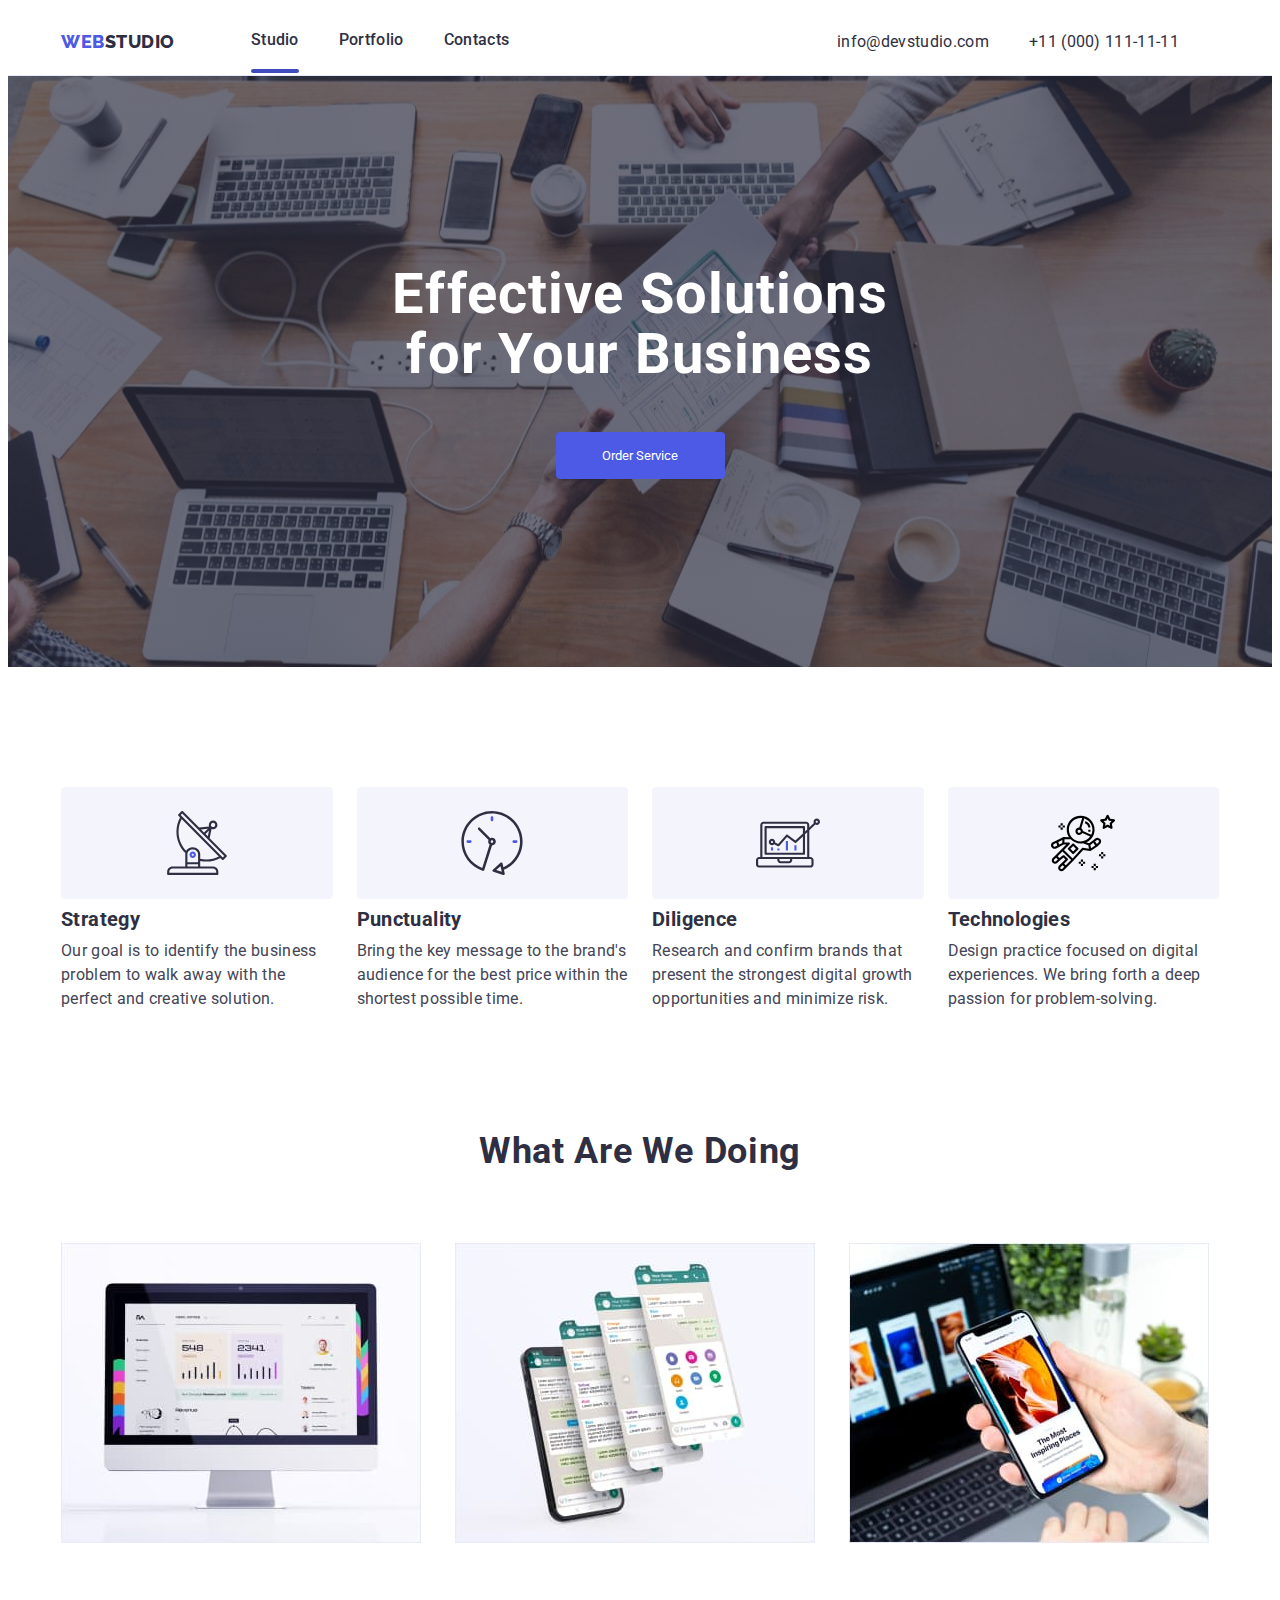
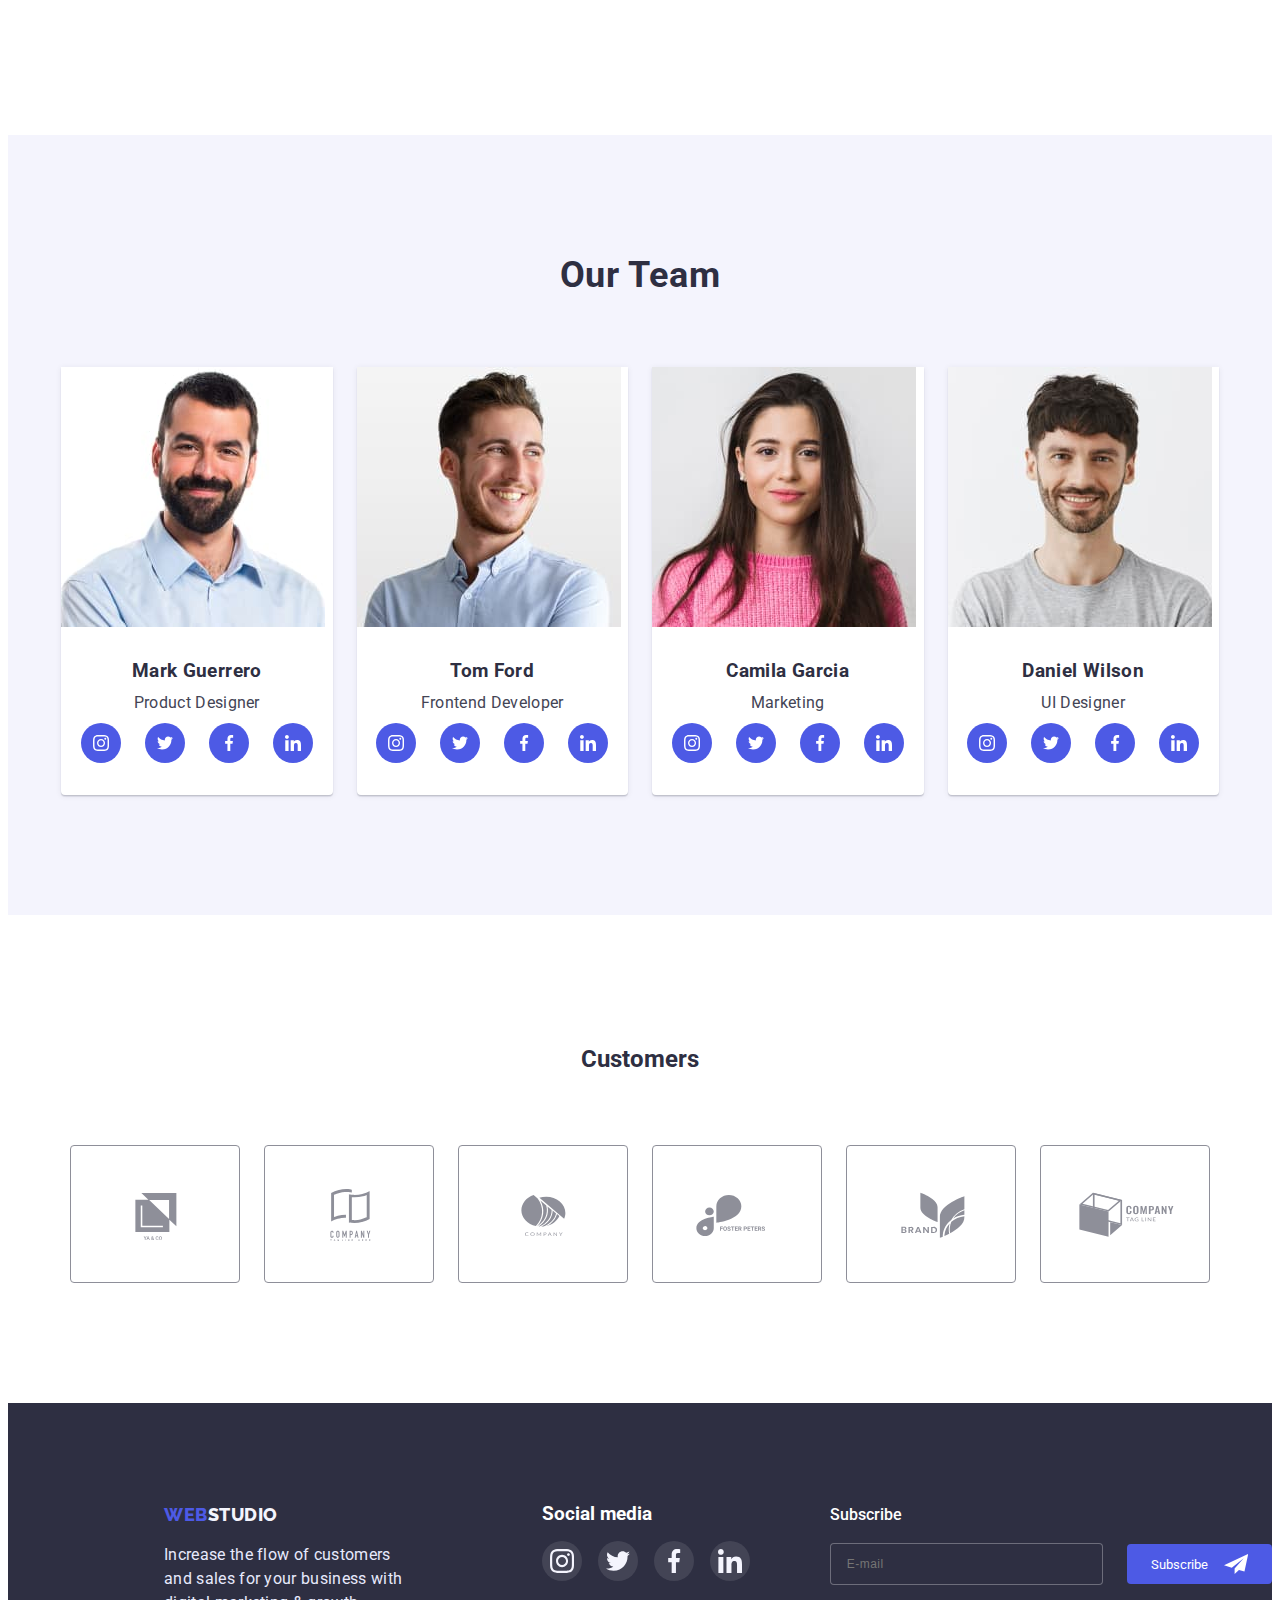
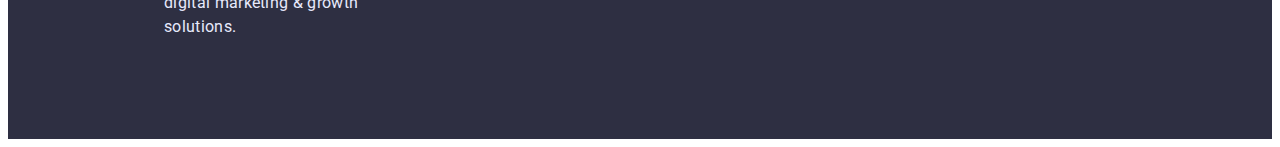
<file: index.html>
<!DOCTYPE html>
<html lang="en">
  <head>
    <meta charset="UTF-8" />
    <meta http-equiv="X-UA-Compatible" content="IE=edge" />
    <meta name="viewport" content="width=device-width, initial-scale=1.0" />
    <title>WebStudio</title>
    <link
      rel="stylesheet"
      href="https://cdnjs.cloudflare.com/ajax/libs/modern-normalize/1.1.0/modern-normalize.min.css"
      integrity="sha512-wpPYUAdjBVSE4KJnH1VR1HeZfpl1ub8YT/NKx4PuQ5NmX2tKuGu6U/JRp5y+Y8XG2tV+wKQpNHVUX03MfMFn9Q=="
      crossorigin="anonymous"
      referrerpolicy="no-referrer"
    />
    <link rel="preconnect" href="https://fonts.googleapis.com" />
    <link rel="preconnect" href="https://fonts.gstatic.com" crossorigin />
    <link
      href="https://fonts.googleapis.com/css2?family=Raleway:wght@800&family=Roboto:wght@400;500;700;900&display=swap"
      rel="stylesheet"
    />

    <link rel="stylesheet" href="./css/styles.css" />
  </head>
  <body class="page">
    <header class="page-header">
      <div class="container main-nav">
        <nav class="site-nav">
          <a class="logo" href="./index.html"
            >WEb<span class="second-logo">STUDIO</span></a
          >
          <ul class="site-nav list">
            <li class="header-item">
              <a href="./index.html" class="header link current">Studio</a>
            </li>
            <li class="header-item">
              <a href="./portfolio.html" class="header link">Portfolio</a>
            </li>
            <li class="header-item">
              <a href="./index.html" class="header link">Contacts</a>
            </li>
          </ul>
        </nav>

        <address>
          <ul class="site-contacts list">
            <li class="contact-item">
              <a href="mailto:info@devstudio.com" class="header-mail link"
                >info@devstudio.com</a
              >
            </li>
            <li class="contact-item">
              <a href="tel:+110001111111" class="header-tel link"
                >+11 (000) 111-11-11</a
              >
            </li>
          </ul>
        </address>
      </div>
    </header>

    <main>
      <!-- Modal -->

      <div class="backdrop is-hidden" data-modal>
        <div class="modal">
          <button data-modal-close class="modal-close-btn">
            <svg class="modal-close-btn-icon" width="8" height="8">
              <use href="./images/symbol-defs.svg#icon-close"></use>
            </svg>
          </button>

          <form class="modal-form">
            <p class="form-title">
              Leave your contacts and we will call you back
            </p>

            <div class="form-group">
              <label class="form-label" for="name">Name</label>
              <div class="form-control">
                <input class="form-input" type="text" name="name" id="name" />
                <svg class="form-icon" width="18" height="24">
                  <use href="./images/symbol-defs.new.svg#icon-person"></use>
                </svg>
              </div>
            </div>

            <div class="form-group">
              <label class="form-label" for="tel">Phone</label>
              <div class="form-control">
                <input class="form-input" type="tel" name="tel" id="tel" />
                <svg class="form-icon" width="18" height="24">
                  <use href="./images/symbol-defs.new.svg#icon-phone"></use>
                </svg>
              </div>
            </div>

            <div class="form-group">
              <label class="form-label" for="email">Email</label>
              <div class="form-control">
                <input class="form-input" type="text" name="email" id="email" />
                <svg class="form-icon" width="18" height="24">
                  <use href="./images/symbol-defs.new.svg#icon-email"></use>
                </svg>
              </div>
            </div>

            <div class="form-group">
              <label class="form-label" for="comment">Comment</label
              ><textarea
                class="form-textarea"
                name="comment"
                id="comment"
                placeholder="Text input"
              ></textarea>
            </div>

            <div class="form-group">
              <input
                type="checkbox"
                class="check visually-hidden"
                id="policy"
                name="policy"
              />
              <label for="policy" class="form-label-checkbox"
                >I accept the terms and conditions of the
                <a href="#" class="privacy-desc">Privacy Policy</a></label
              >
            </div>
            <button type="submit" class="send-btn">Send</button>
          </form>
        </div>
      </div>
      <!-- Section1 Hero -->
      <section class="hero">
        <div class="container">
          <h1 class="hero-title">Effective Solutions for Your Business</h1>

          <button data-modal-open type="button" class="button-primary">
            Order Service
          </button>
        </div>
      </section>
      <!-- Section2 -->
      <section class="section advantages">
        <div class="container">
          <h2 hidden>advantages</h2>
          <ul class="description list">
            <li class="benefits list">
              <div class="benefits-place">
                <svg class="benefits-list-icon" width="64" height="64">
                  <use
                    href="./images/symbol-defs-advantages.svg#icon-antenna"
                  ></use>
                </svg>
              </div>
              <h3 class="feature-title">Strategy</h3>
              <p class="feature-text">
                Our goal is to identify the business problem to walk away with
                the perfect and creative solution.
              </p>
            </li>
            <li class="benefits list">
              <div class="benefits-place">
                <svg class="benefits-list-icon" width="64" height="64">
                  <use
                    href="./images/symbol-defs-advantages.svg#icon-clock"
                  ></use>
                </svg>
              </div>
              <h3 class="feature-title">Punctuality</h3>
              <p class="feature-text">
                Bring the key message to the brand's audience for the best price
                within the shortest possible time.
              </p>
            </li>
            <li class="benefits list">
              <div class="benefits-place">
                <svg class="benefits-list-icon" width="64" height="64">
                  <use
                    href="./images/symbol-defs-advantages.svg#icon-diagram"
                  ></use>
                </svg>
              </div>
              <h3 class="feature-title">Diligence</h3>

              <p class="feature-text">
                Research and confirm brands that present the strongest digital
                growth opportunities and minimize risk.
              </p>
            </li>
            <li class="benefits list">
              <div class="benefits-place">
                <svg class="benefits-list-icon" width="64" height="64">
                  <use
                    href="./images/symbol-defs-advantages.svg#icon-astronaut"
                  ></use>
                </svg>
              </div>
              <h3 class="feature-title">Technologies</h3>
              <p class="feature-text">
                Design practice focused on digital experiences. We bring forth a
                deep passion for problem-solving.
              </p>
            </li>
          </ul>
        </div>
      </section>

      <!-- Section3 -->
      <section class="section third section">
        <div class="container">
          <h2 class="subject-name">What are we doing</h2>
          <ul class="task list">
            <li class="task_item">
              <img
                src="./images/about1.jpg"
                alt="computer screen"
                width="360"
                height="300"
              />
            </li>
            <li class="task_item">
              <img
                src="./images/about2.jpg"
                alt="Apps on the screen"
                width="360"
                height="300"
              />
            </li>
            <li class="task_item">
              <img
                src="./images/about3.jpg"
                alt="computer and phone screens"
                width="360"
                height="300"
              />
            </li>
          </ul>
        </div>
      </section>

      <!-- Section4 -->
      <section class="section team section">
        <div class="container">
          <h2 class="subject-name">Our Team</h2>
          <ul class="team list">
            <li class="team-section-item">
              <img
                src="./images/team1.jpg"
                alt="Mark Guerrero"
                width="264"
                height="260"
              />
              <div class="team-content">
                <h3 class="person-name">Mark Guerrero</h3>
                <p class="person-position">Product Designer</p>
                <ul class="team-social-list list">
                  <li class="team-social-item">
                    <a href="" class="team-social-link link">
                      <svg class="team-social-icon" width="16" height="16">
                        <use
                          href="./images/symbol-defs-social.svg#icon-instagram"
                        ></use>
                      </svg>
                    </a>
                  </li>
                  <li class="team-social-item">
                    <a href="" class="team-social-link link">
                      <svg class="team-social-icon" width="16" height="16">
                        <use
                          href="./images/symbol-defs-social.svg#icon-twitter"
                        ></use>
                      </svg>
                    </a>
                  </li>
                  <li class="team-social-item">
                    <a href="" class="team-social-link link">
                      <svg class="team-social-icon" width="16" height="16">
                        <use
                          href="./images/symbol-defs-social.svg#icon-facebook"
                        ></use>
                      </svg>
                    </a>
                  </li>
                  <li class="team-social-item">
                    <a href="" class="team-social-link link">
                      <svg class="team-social-icon" width="16" height="16">
                        <use
                          href="./images/symbol-defs-social.svg#icon-linkedin"
                        ></use>
                      </svg>
                    </a>
                  </li>
                </ul>
              </div>
            </li>
            <li class="team-section-item">
              <img
                src="./images/team2.jpg"
                alt="Tom Ford"
                width="264"
                height="260"
              />
              <div class="team-content">
                <h3 class="person-name">Tom Ford</h3>
                <p class="person-position">Frontend Developer</p>
                <ul class="team-social-list list">
                  <li class="team-social-item">
                    <a href="" class="team-social-link link">
                      <svg class="team-social-icon" width="16" height="16">
                        <use
                          href="./images/symbol-defs-social.svg#icon-instagram"
                        ></use>
                      </svg>
                    </a>
                  </li>
                  <li class="team-social-item">
                    <a href="" class="team-social-link link">
                      <svg class="team-social-icon" width="16" height="16">
                        <use
                          href="./images/symbol-defs-social.svg#icon-twitter"
                        ></use>
                      </svg>
                    </a>
                  </li>
                  <li class="team-social-item">
                    <a href="" class="team-social-link link">
                      <svg class="team-social-icon" width="16" height="16">
                        <use
                          href="./images/symbol-defs-social.svg#icon-facebook"
                        ></use>
                      </svg>
                    </a>
                  </li>
                  <li class="team-social-item">
                    <a href="" class="team-social-link link">
                      <svg class="team-social-icon" width="16" height="16">
                        <use
                          href="./images/symbol-defs-social.svg#icon-linkedin"
                        ></use>
                      </svg>
                    </a>
                  </li>
                </ul>
              </div>
            </li>
            <li class="team-section-item">
              <img
                src="./images/team3.jpg"
                alt="Camila Garcia"
                width="264"
                height="260"
              />
              <div class="team-content">
                <h3 class="person-name">Camila Garcia</h3>
                <p class="person-position">Marketing</p>
                <ul class="team-social-list list">
                  <li class="team-social-item">
                    <a href="" class="team-social-link link">
                      <svg class="team-social-icon" width="16" height="16">
                        <use
                          href="./images/symbol-defs-social.svg#icon-instagram"
                        ></use>
                      </svg>
                    </a>
                  </li>
                  <li class="team-social-item">
                    <a href="" class="team-social-link link">
                      <svg class="team-social-icon" width="16" height="16">
                        <use
                          href="./images/symbol-defs-social.svg#icon-twitter"
                        ></use>
                      </svg>
                    </a>
                  </li>
                  <li class="team-social-item">
                    <a href="" class="team-social-link link">
                      <svg class="team-social-icon" width="16" height="16">
                        <use
                          href="./images/symbol-defs-social.svg#icon-facebook"
                        ></use>
                      </svg>
                    </a>
                  </li>
                  <li class="team-social-item">
                    <a href="" class="team-social-link link">
                      <svg class="team-social-icon" width="16" height="16">
                        <use
                          href="./images/symbol-defs-social.svg#icon-linkedin"
                        ></use>
                      </svg>
                    </a>
                  </li>
                </ul>
              </div>
            </li>
            <li class="team-section-item">
              <img
                src="./images/team4.jpg"
                alt="Daniel Wilson"
                width="264"
                height="260"
              />
              <div class="team-content">
                <h3 class="person-name">Daniel Wilson</h3>
                <p class="person-position">UI Designer</p>
                <ul class="team-social-list list">
                  <li class="team-social-item">
                    <a href="" class="team-social-link link">
                      <svg class="team-social-icon" width="16" height="16">
                        <use
                          href="./images/symbol-defs-social.svg#icon-instagram"
                        ></use>
                      </svg>
                    </a>
                  </li>
                  <li class="team-social-item">
                    <a href="" class="team-social-link link">
                      <svg class="team-social-icon" width="16" height="16">
                        <use
                          href="./images/symbol-defs-social.svg#icon-twitter"
                        ></use>
                      </svg>
                    </a>
                  </li>
                  <li class="team-social-item">
                    <a href="" class="team-social-link link">
                      <svg class="team-social-icon" width="16" height="16">
                        <use
                          href="./images/symbol-defs-social.svg#icon-facebook"
                        ></use>
                      </svg>
                    </a>
                  </li>
                  <li class="team-social-item">
                    <a href="" class="team-social-link link">
                      <svg class="team-social-icon" width="16" height="16">
                        <use
                          href="./images/symbol-defs-social.svg#icon-linkedin"
                        ></use>
                      </svg>
                    </a>
                  </li>
                </ul>
              </div>
            </li>
          </ul>
        </div>
      </section>
      <section>
        <div class="container">
          <h2 class="customers-name">Customers</h2>
          <ul class="customers-list list">
            <li class="customers-list-item">
              <a href="" class="customers-link link">
                <svg class="customers-list-icon" width="104" height="56">
                  <use
                    href="./images/symbol-defs-customers.svg#icon-Logofirst"
                  ></use>
                </svg>
              </a>
            </li>
            <li class="customers-list-item">
              <a href="" class="customers-link link">
                <svg class="customers-list-icon" width="104" height="56">
                  <use
                    href="./images/symbol-defs-customers.svg#icon-Logosecond"
                  ></use>
                </svg>
              </a>
            </li>
            <li class="customers-list-item">
              <a href="" class="customers-link link">
                <svg class="customers-list-icon" width="104" height="56">
                  <use
                    href="./images/symbol-defs-customers.svg#icon-Logothird"
                  ></use>
                </svg>
              </a>
            </li>
            <li class="customers-list-item">
              <a href="" class="customers-link link">
                <svg class="customers-list-icon" width="104" height="56">
                  <use
                    href="./images/symbol-defs-customers.svg#icon-Logofourth"
                  ></use>
                </svg>
              </a>
            </li>
            <li class="customers-list-item">
              <a href="" class="customers-link link">
                <svg class="customers-list-icon" width="104" height="56">
                  <use
                    href="./images/symbol-defs-customers.svg#icon-Logofifth"
                  ></use>
                </svg>
              </a>
            </li>
            <li class="customers-list-item">
              <a href="" class="customers-link link">
                <svg class="customers-list-icon" width="104" height="56">
                  <use
                    href="./images/symbol-defs-customers.svg#icon-Logosixth"
                  ></use>
                </svg>
              </a>
            </li>
          </ul>
        </div>
      </section>
    </main>
    <footer class="footer">
      <div class="footer-display">
        <div class="container-second">
          <a class="logo" href="./index.html"
            >WEb<span class="second-logo-footer">STUDIO</span></a
          >
          <p class="footer-text">
            Increase the flow of customers and sales for your business with
            digital marketing & growth solutions.
          </p>
        </div>
        <div class="footer-container">
          <h3 class="social-media-text">Social media</h3>
          <ul class="social-media list">
            <li class="social-media-item">
              <a href="" class="social-media-link link">
                <svg class="social-media-icon" width="24" height="24">
                  <use
                    href="./images/symbol-defs-social.svg#icon-instagram"
                  ></use>
                </svg>
              </a>
            </li>
            <li class="social-media-item">
              <a href="" class="social-media-link link">
                <svg class="social-media-icon" width="24" height="24">
                  <use
                    href="./images/symbol-defs-social.svg#icon-twitter"
                  ></use>
                </svg>
              </a>
            </li>
            <li class="social-media-item">
              <a href="" class="social-media-link link">
                <svg class="social-media-icon" width="24" height="24">
                  <use
                    href="./images/symbol-defs-social.svg#icon-facebook"
                  ></use>
                </svg>
              </a>
            </li>
            <li class="social-media-item">
              <a href="" class="social-media-link link">
                <svg class="social-media-icon" width="24" height="24">
                  <use
                    href="./images/symbol-defs-social.svg#icon-linkedin"
                  ></use>
                </svg>
              </a>
            </li>
          </ul>
        </div>

        <div class="footer-form">
          <p class="footer-form-text">Subscribe</p>
          <form class="subscribe-form">
            <input
              class="footer-input"
              type="email"
              name="email"
              autocomplete="off"
              placeholder="E-mail"
              required
            />
            <button type="submit" class="button-subscribe">
              Subscribe
              <svg class="subscribe-icon" width="24" height="24">
                <use href="./images/symbol-defs.new.svg#icon-send"></use>
              </svg>
            </button>
          </form>
        </div>
      </div>
    </footer>

    <script src="./js/modal.js"></script>
  </body>
</html>
</file>
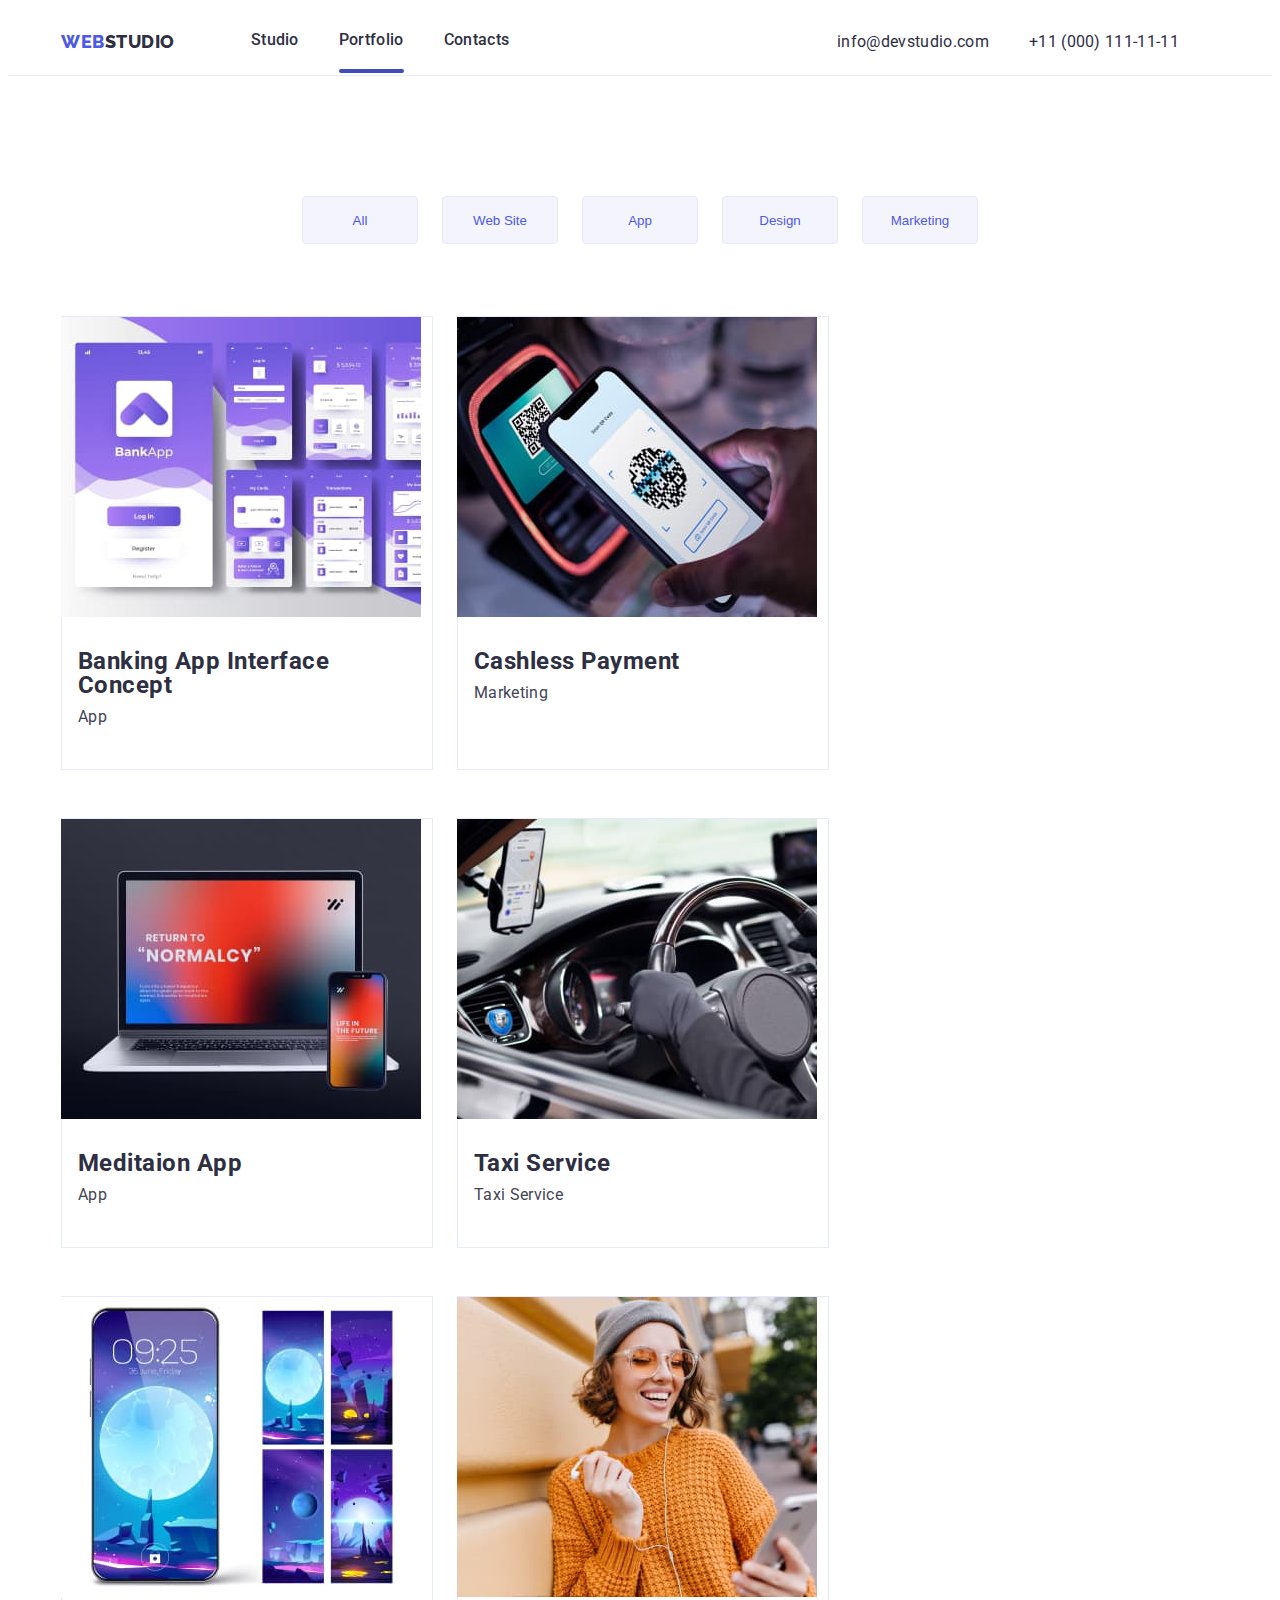
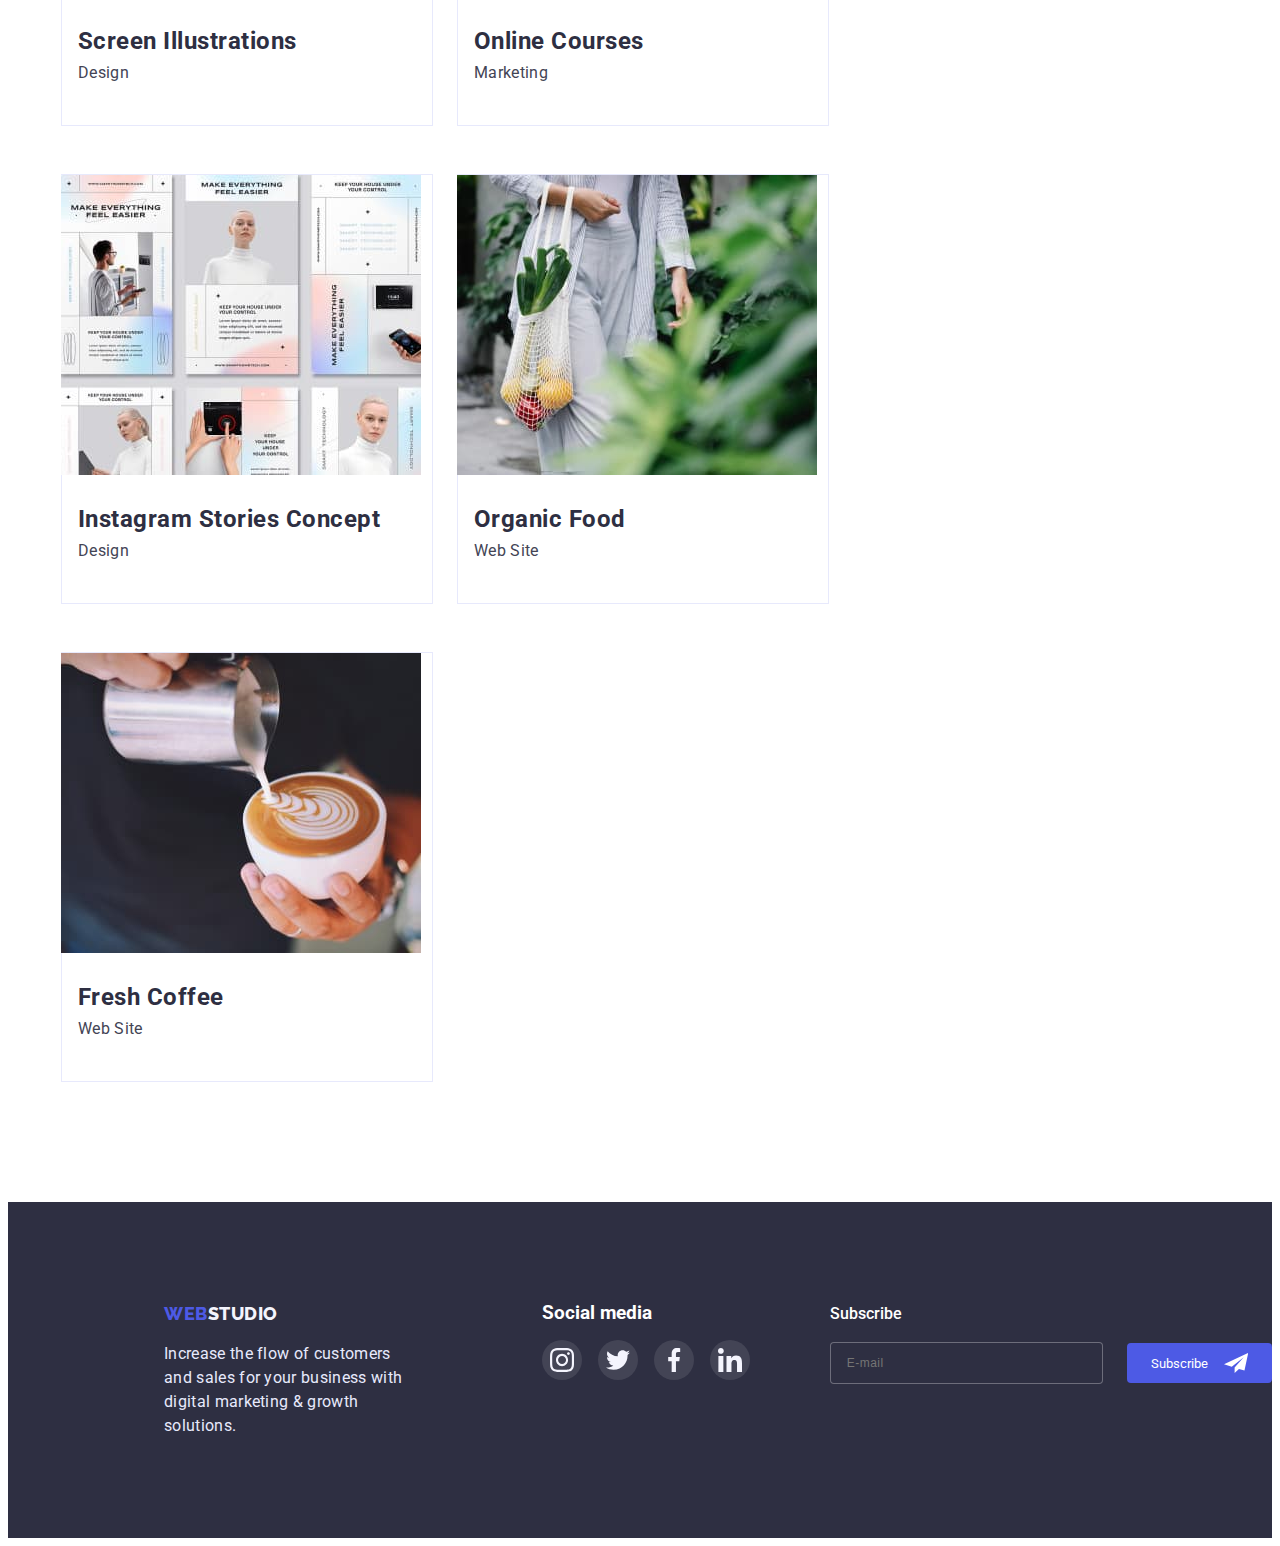
<file: portfolio.html>
<!DOCTYPE html>
<html lang="en">
  <head>
    <meta charset="UTF-8" />
    <meta http-equiv="X-UA-Compatible" content="IE=edge" />
    <meta name="viewport" content="width=device-width, initial-scale=1.0" />
    <title>Portfolio</title>
    <link
      rel="stylesheet"
      href="https://cdnjs.cloudflare.com/ajax/libs/modern-normalize/1.1.0/modern-normalize.min.css"
      integrity="sha512-wpPYUAdjBVSE4KJnH1VR1HeZfpl1ub8YT/NKx4PuQ5NmX2tKuGu6U/JRp5y+Y8XG2tV+wKQpNHVUX03MfMFn9Q=="
      crossorigin="anonymous"
      referrerpolicy="no-referrer"
    />
    <link rel="preconnect" href="https://fonts.googleapis.com" />
    <link rel="preconnect" href="https://fonts.gstatic.com" crossorigin />
    <link
      href="https://fonts.googleapis.com/css2?family=Raleway:wght@800&family=Roboto:wght@400;500;700;900&display=swap"
      rel="stylesheet"
    />

    <link rel="stylesheet" href="./css/styles.css" />
  </head>
  <body class="page">
    <header class="page-header">
      <div class="container main-nav">
        <nav class="site-nav">
          <a class="logo" href="./index.html"
            >WEb<span class="second-logo">STUDIO</span></a
          >
          <ul class="site-nav list">
            <li class="header-item">
              <a href="./index.html" class="link">Studio</a>
            </li>
            <li class="header-item">
              <a href="./portfolio.html" class="link current">Portfolio</a>
            </li>
            <li class="header-item">
              <a href="./index.html" class="link">Contacts</a>
            </li>
          </ul>
        </nav>

        <address>
          <ul class="site-contacts list">
            <li class="contact-item">
              <a href="mailto:info@devstudio.com" class="header-mail link"
                >info@devstudio.com</a
              >
            </li>
            <li class="contact-item">
              <a href="tel:+110001111111" class="header-tel link"
                >+11 (000) 111-11-11</a
              >
            </li>
          </ul>
        </address>
      </div>
    </header>

    <main>
      <section class="section">
        <div class="container">
          <h1 hidden>Portfolio</h1>
          <ul class="score list">
            <li>
              <button class="hero-site-buttons" type="button">All</button>
            </li>
            <li>
              <button class="hero-site-buttons" type="button">Web Site</button>
            </li>
            <li>
              <button class="hero-site-buttons" type="button">App</button>
            </li>
            <li>
              <button class="hero-site-buttons" type="button">Design</button>
            </li>
            <li>
              <button class="hero-site-buttons" type="button">Marketing</button>
            </li>
          </ul>

          <ul class="portfolio list">
            <li class="team-section-portfolio">
              <article class="card">
                <div class="card-thumb">
                  <img
                    src="./images/first.jpg"
                    alt="banking app interface"
                    width="360"
                    height="300"
                  />
                  <p class="thumb-overlay">
                    14 Stylish and User-Friendly App Design Concepts · Task
                    Manager App · Calorie Tracker App · Exotic Fruit Ecommerce
                    App · Cloud Storage App
                  </p>
                </div>
                <div class="card-content">
                  <h2 class="person-name">Banking App Interface Concept</h2>
                  <p class="person-position">App</p>
                </div>
              </article>
            </li>
            <li class="team-section-portfolio">
              <article class="card">
                <div class="card-thumb">
                  <img
                    src="./images/second.jpg"
                    alt="cashless payment"
                    width="360"
                    height="300"
                  />
                  <p class="thumb-overlay">
                    14 Stylish and User-Friendly App Design Concepts · Task
                    Manager App · Calorie Tracker App · Exotic Fruit Ecommerce
                    App · Cloud Storage App
                  </p>
                </div>
                <div class="card-content">
                  <h2 class="person-name">Cashless Payment</h2>
                  <p class="person-position">Marketing</p>
                </div>
              </article>
            </li>
            <li class="team-section-portfolio">
              <article class="card">
                <div class="card-thumb">
                  <img
                    src="./images/third.jpg"
                    alt="working leptop"
                    width="360"
                    height="300"
                  />
                  <p class="thumb-overlay">
                    14 Stylish and User-Friendly App Design Concepts · Task
                    Manager App · Calorie Tracker App · Exotic Fruit Ecommerce
                    App · Cloud Storage App
                  </p>
                </div>
                <div class="card-content">
                  <h2 class="person-name">Meditaion App</h2>
                  <p class="person-position">App</p>
                </div>
              </article>
            </li>
            <li class="team-section-portfolio">
              <article class="card">
                <div class="card-thumb">
                  <img
                    src="./images/fourth.jpg"
                    alt="steering wheel"
                    width="360"
                    height="300"
                  />
                  <p class="thumb-overlay">
                    14 Stylish and User-Friendly App Design Concepts · Task
                    Manager App · Calorie Tracker App · Exotic Fruit Ecommerce
                    App · Cloud Storage App
                  </p>
                </div>
                <div class="card-content">
                  <h2 class="person-name">Taxi Service</h2>
                  <p class="person-position">Taxi Service</p>
                </div>
              </article>
            </li>
            <li class="team-section-portfolio">
              <article class="card">
                <div class="card-thumb">
                  <img
                    src="./images/fifth.jpg"
                    alt="screen illustrations"
                    width="360"
                    height="300"
                  />
                  <p class="thumb-overlay">
                    14 Stylish and User-Friendly App Design Concepts · Task
                    Manager App · Calorie Tracker App · Exotic Fruit Ecommerce
                    App · Cloud Storage App
                  </p>
                </div>
                <div class="card-content">
                  <h2 class="person-name">Screen Illustrations</h2>
                  <p class="person-position">Design</p>
                </div>
              </article>
            </li>
            <li class="team-section-portfolio">
              <article class="card">
                <div class="card-thumb">
                  <img
                    src="./images/sixth.jpg"
                    alt="smiling lady"
                    width="360"
                    height="300"
                  />
                  <p class="thumb-overlay">
                    14 Stylish and User-Friendly App Design Concepts · Task
                    Manager App · Calorie Tracker App · Exotic Fruit Ecommerce
                    App · Cloud Storage App
                  </p>
                </div>
                <div class="card-content">
                  <h2 class="person-name">Online Courses</h2>
                  <p class="person-position">Marketing</p>
                </div>
              </article>
            </li>
            <li class="team-section-portfolio">
              <article class="card">
                <div class="card-thumb">
                  <img
                    src="./images/seventh.jpg"
                    alt="slides with instagram pages"
                    width="360"
                    height="300"
                  />
                  <p class="thumb-overlay">
                    14 Stylish and User-Friendly App Design Concepts · Task
                    Manager App · Calorie Tracker App · Exotic Fruit Ecommerce
                    App · Cloud Storage App
                  </p>
                </div>
                <div class="card-content">
                  <h2 class="person-name">Instagram Stories Concept</h2>
                  <p class="person-position">Design</p>
                </div>
              </article>
            </li>
            <li class="team-section-portfolio">
              <article class="card">
                <div class="card-thumb">
                  <img
                    src="./images/eighth.jpg"
                    alt="lady is carrying bag with organic fruits"
                    width="360"
                    height="300"
                  />
                  <p class="thumb-overlay">
                    14 Stylish and User-Friendly App Design Concepts · Task
                    Manager App · Calorie Tracker App · Exotic Fruit Ecommerce
                    App · Cloud Storage App
                  </p>
                </div>
                <div class="card-content">
                  <h2 class="person-name">Organic Food</h2>
                  <p class="person-position">Web Site</p>
                </div>
              </article>
            </li>
            <li class="team-section-portfolio">
              <article class="card">
                <div class="card-thumb">
                  <img
                    src="./images/ninth.jpg"
                    alt="cup of cupuccino"
                    width="360"
                    height="300"
                  />
                  <p class="thumb-overlay">
                    14 Stylish and User-Friendly App Design Concepts · Task
                    Manager App · Calorie Tracker App · Exotic Fruit Ecommerce
                    App · Cloud Storage App
                  </p>
                </div>
                <div class="card-content">
                  <h2 class="person-name">Fresh Coffee</h2>
                  <p class="person-position">Web Site</p>
                </div>
              </article>
            </li>
          </ul>
        </div>
      </section>
    </main>
    <footer class="footer">
      <div class="footer-display">
        <div class="container-second">
          <a class="logo" href="./index.html"
            >WEb<span class="second-logo-footer">STUDIO</span></a
          >
          <p class="footer-text">
            Increase the flow of customers and sales for your business with
            digital marketing & growth solutions.
          </p>
        </div>
        <div class="footer-container">
          <h3 class="social-media-text">Social media</h3>
          <ul class="social-media list">
            <li class="social-media-item">
              <a href="" class="social-media-link link">
                <svg class="social-media-icon" width="24" height="24">
                  <use
                    href="./images/symbol-defs-social.svg#icon-instagram"
                  ></use>
                </svg>
              </a>
            </li>
            <li class="social-media-item">
              <a href="" class="social-media-link link">
                <svg class="social-media-icon" width="24" height="24">
                  <use
                    href="./images/symbol-defs-social.svg#icon-twitter"
                  ></use>
                </svg>
              </a>
            </li>
            <li class="social-media-item">
              <a href="" class="social-media-link link">
                <svg class="social-media-icon" width="24" height="24">
                  <use
                    href="./images/symbol-defs-social.svg#icon-facebook"
                  ></use>
                </svg>
              </a>
            </li>
            <li class="social-media-item">
              <a href="" class="social-media-link link">
                <svg class="social-media-icon" width="24" height="24">
                  <use
                    href="./images/symbol-defs-social.svg#icon-linkedin"
                  ></use>
                </svg>
              </a>
            </li>
          </ul>
        </div>
        <div class="footer-form">
          <p class="footer-form-text">Subscribe</p>
          <form class="subscribe-form">
            <input
              class="footer-input"
              type="email"
              name="email"
              autocomplete="off"
              placeholder="E-mail"
              required
            />
            <button type="submit" class="button-subscribe">
              Subscribe
              <svg class="subscribe-icon" width="24" height="24">
                <use href="./images/symbol-defs.new.svg#icon-send"></use>
              </svg>
            </button>
          </form>
        </div>
      </div>
    </footer>
  </body>
</html>
</file>
<file: css/styles.css>
:root {
  --primary-text-color: #434455;
  --title-text-color: #2e2f42;
  --accent-color: #4d5ae5;
  --primary-white-color: #ffffff;
  --main-background-color: #e5e5e5;
  --buttons-background-color: #f4f4fd;
  --footer-text-color: #e7e9fc;
  --special-buttons-color: #404bbf;
  --customer-icons-color: #8e8f99;
  --footer-special-color: #31d0aa;
  --modal-color: #8e8f99;
}

h1,
h2,
h3,
h4,
h5,
h6,
ul,
p {
  margin: 0;
  padding: 0;
}

body {
  font-family: "Roboto", sans-serif;
  color: var(--title-text-color);
}
img,
svg {
  display: block;
  max-width: 100%;
  height: auto;
}

.container {
  max-width: 1158px;
  width: 100%;
  margin-left: auto;
  margin-right: auto;
  padding: 0 16px;
}
.section {
  padding: 120px 0;
}

/* MODAL */
.is-hidden {
  visibility: hidden;
  pointer-events: none;
  opacity: 0;
}

.backdrop.is-hidden .modal {
  transform: translate(-50%, -50%) scale(1.2);
}
.backdrop {
  position: fixed;
  top: 0;
  left: 0;
  width: 100%;
  height: 100%;

  z-index: 100;
  background: rgba(46, 47, 66, 0.4);
  transition: opacity 250ms cubic-bezier(0.4, 0, 0.2, 1),
    visibility 0.35s cubic-bezier(0.4, 0, 0.2, 1);
}
.modal {
  position: relative;
  display: flex;
  top: 50%;
  left: 50%;
  transform: translate(-50%, -50%);
  width: 100%;
  max-width: 408px;
  height: 576px;
  padding: 72px 24px 24px 24px;
  overflow: auto;
  background-color: var(--primary-white-color);
  box-shadow: 0px 1px 1px rgba(0, 0, 0, 0.14), 0px 1px 3px rgba(0, 0, 0, 0.12),
    0px 2px 1px rgba(0, 0, 0, 0.2);
  border-radius: 4px;
  transition: transform 250ms cubic-bezier(0.4, 0, 0.2, 1);
}
.modal-form {
  width: 100%;
}
.modal-close-btn {
  position: absolute;
  top: 10px;
  right: 10px;
  border-radius: 50%;
  width: 24px;
  height: 24px;
  display: flex;
  justify-content: center;
  align-items: center;
  background: var(--footer-text-color);
  color: var(--title-text-color);
  border: 1px solid rgba(0, 0, 0, 0.1);
  transition: background 250ms cubic-bezier(0.4, 0, 0.2, 1);
}
.modal-close-btn:is(:hover, :focus) {
  border-color: var(--accent-color);
  background-color: var(--accent-color);
  color: var(--footer-text-color);
}
.modal-close-btn-icon {
  fill: currentColor;
}
.form-title {
  font-weight: 500;
  color: var(--title-text-color);
  margin-bottom: 16px;
  text-align: center;
}
.form-input {
  width: 100%;
  height: 40px;
  border: 1px solid rgba(33, 33, 33, 0.2);
  border-radius: 4px;
  padding: 14px 17px;
  padding-left: 32px;
  transition: border 250ms cubic-bezier(0.4, 0, 0.2, 1);
}

.form-label {
  display: block;
  color: var(--modal-color);
  font-weight: 400;
  font-size: 12px;
  line-height: 14px;
  letter-spacing: 0.01em;

  margin-bottom: 4px;
}
.form-control {
  position: relative;
}
.form-group {
  margin-bottom: 8px;
}
.form-group-checkbox {
  margin-bottom: 8px;
}
.form-group-comment {
  height: 120px;
}

.form-icon {
  position: absolute;
  left: 17px;
  top: 50%;
  transform: translateY(-50%);
}
.form-input:focus {
  border-color: var(--accent-color);
  outline: none;
}
.form-input:focus + .form-icon {
  fill: var(--accent-color);
}
.form-label-checkbox {
  font-size: 12px;
  line-height: 14px;
  letter-spacing: 0.04em;
  color: var(--modal-color);
  margin-right: 8px;
}
.form-label-checkbox::before {
  display: inline-block;
  margin-right: 8px;
  vertical-align: middle;
  content: "";
  width: 16px;
  height: 16px;
  background: var(--primary-white-color);
  border: 1px solid var(--title-text-color);
  border-radius: 2px;
}
.check:checked + .form-label-checkbox::before {
  background-color: var(--special-buttons-color);
  border-color: var(--special-buttons-color);
  background-image: url(../images/check.svg);
  background-repeat: no-repeat;
  background-position: center;
}

.form-textarea {
  display: block;
  width: 100%;
  min-height: 120px;
  padding: 5px 10px;
  border: 1px solid;
  border-radius: 4px;
  resize: none;
  font-weight: 400;
  font-size: 12px;
  line-height: 14px;
  color: rgba(46, 47, 66, 0.4);
  transition: border 250ms cubic-bezier(0.4, 0, 0.2, 1);
}
.form-textarea:focus {
  border-color: var(--accent-color);
  outline: none;
}
.form-textarea:focus::placeholder {
  color: var(--accent-color);
}
.privacy-desc {
  color: var(--accent-color);
}
.send-btn {
  display: block;
  cursor: pointer;
  font-family: inherit;
  margin: 24px auto;
  background-color: var(--accent-color);
  color: var(--primary-white-color);
  box-shadow: 0px 4px 4px rgba(0, 0, 0, 0.15);
  border-radius: 4px;
  border: none;
  width: 169px;
  height: 56px;
}
.send-btn:is(:hover, :focus) {
  background: var(--special-buttons-color);
}

/* ...........HEADER */
.page-header {
  border-bottom: 1px solid rgba(231, 233, 252, 1);
}
/* LOGO */

.logo {
  margin-right: 76px;
  font-family: "Raleway";
  font-weight: 800;
  font-size: 18px;
  line-height: 24px;
  letter-spacing: 0.03em;
  text-transform: uppercase;
  color: var(--accent-color);
  text-decoration: none;
}

.second-logo {
  color: var(--title-text-color);
}
/* LOGO */

.site-nav {
  display: flex;

  font-weight: 500;
  letter-spacing: 0.02em;
  color: var(--title-text-color);
}

.site-contacts {
  display: flex;
  margin-left: auto;

  letter-spacing: 0.02em;
  color: var(--primary-text-color);
}
.contact-item .item:last-child {
  margin-left: 156px;
  margin-right: 40px;
}
.main-nav {
  display: flex;
  justify-content: space-between;
  align-items: center;
}
.site-nav .list .link {
  text-decoration: none;
  color: var(--title-text-color);

  transition: color 250ms cubic-bezier(0.4, 0, 0.2, 1);
}
.site-nav.list .link:hover,
.site-nav.list .link:focus {
  color: var(--accent-color);
}
.contact-item .link {
  transition: background-color 250ms cubic-bezier(0.4, 0, 0.2, 1);
}
.contact-item .link:focus,
.contact-item .link:hover {
  color: var(--special-buttons-color);
}
.list {
  list-style: none;
}
.link {
  text-decoration: none;
  color: var(--title-text-color);
  font-style: normal;
  padding: 24px 0;
}

.link.current::after {
  content: "";
  display: block;
  position: absolute;
  width: 100%;
  height: 4px;
  background: var(--special-buttons-color);
  border-radius: 2px;
  bottom: 0;
  left: 0;
}
.link.current {
  text-decoration: underline;
  position: relative;
}
.header-item {
  margin-right: 40px;
}
.header-item .item:last-child {
  margin-right: 332px;
}
.contact-item {
  display: flex;
  margin-right: 40px;
  margin-left: auto;
}

/* HEADER */

/* HERO SECTION */

.hero {
  text-align: center;
  padding: 188px 0;
  margin: 0 auto;
  flex-grow: 1;
  max-width: 1440px;
  width: 100%;
  background-size: cover;
  background: var(--title-text-color);

  background-image: linear-gradient(
      rgba(46, 47, 66, 0.7),
      rgba(46, 47, 66, 0.7)
    ),
    url(../images/hero.jpg);
  background-repeat: no-repeat;
  background-position: center;
}

.hero-title {
  font-size: 56px;
  text-align: center;
  line-height: 60px;
  letter-spacing: 0.02em;
  color: var(--primary-white-color);
  max-width: 496px;
  margin: 0 auto 48px;
}

.button-primary {
  display: block;
  cursor: pointer;
  font-family: inherit;
  left: 636px;
  top: 428px;
  border: none;
  border-radius: 4px;
  margin-right: auto;
  margin-left: auto;
  margin-top: 48px;
  min-width: 169px;
  padding: 16px 32px;
  color: var(--primary-white-color);
  background-color: var(--accent-color);

  transition: background-color 250ms cubic-bezier(0.4, 0, 0.2, 1);
}
.button-primary:hover,
.button-primary:focus {
  background-color: var(--special-buttons-color);
}
/* HERO SECTION */

/* SECTION ADVANTAGES */

.visually-hidden {
  position: absolute;
  width: 1px;
  height: 1px;
  margin: -1px;
  border: 0;
  padding: 0;
  white-space: nowrap;
  clip-path: inset(100%);
  clip: rect(0, 0, 0, 0);
  overflow: hidden;
}
.description {
  display: flex;
  gap: 48px 24px;
  flex-wrap: wrap;
}
.benefits {
  flex-basis: calc((100% - 72px) / 4);
}
.benefits-place {
  display: flex;
  justify-content: center;
  align-items: center;
  flex-wrap: wrap;
  padding: 24px 10px;
  background: var(--buttons-background-color);
  border-radius: 4px;
}

.feature-title {
  margin-top: 8px;
  margin-bottom: 8px;

  font-size: 20px;
  line-height: 24px;
  letter-spacing: 0.02em;
  color: var(--title-text-color);
}

.feature-text {
  line-height: 24px;
  letter-spacing: 0.02em;
  color: var(--primary-text-color);
}
.advantages {
  padding-bottom: 0;
}

/* SECTION ADVANTages */

/* WHAT ARE WE DOING SECTION */
.subject-name {
  font-size: 36px;
  line-height: 40px;
  text-align: center;
  letter-spacing: 0.02em;
  text-transform: capitalize;
  color: var(--title-text-color);
}
.task {
  display: flex;
  flex-wrap: wrap;
  gap: 24px;
  margin-top: 72px;
}
.task_item {
  flex-basis: calc((100% - 48px) / 3);
}

/* WHAT ARE WE DOING SECTION */

/* ////////////OUR TEAM SECTION */

.team {
  display: flex;
  gap: 24px;
  margin-top: 72px;
  background: var(--buttons-background-color);
}

.team-section-item {
  background: var(--primary-white-color);
  box-shadow: 0px 1px 6px rgba(46, 47, 66, 0.08),
    0px 1px 1px rgba(46, 47, 66, 0.16), 0px 2px 1px rgba(46, 47, 66, 0.08);
  border-radius: 0px 0px 4px 4px;
  flex-basis: calc((100% - 72px) / 4);
}
.team-content {
  text-align: center;
  padding: 32px 16px;
}

.person-position {
  line-height: 24px;
  letter-spacing: 0.02em;
  color: var(--primary-text-color);
  padding-bottom: 8px;
}
.person-name {
  line-height: 24px;
  letter-spacing: 0.02em;
  color: var(--title-text-color);
}

.team-social-list {
  display: flex;
  gap: 24px;
  justify-content: center;
  text-align: center;
}

.team-social-link {
  display: flex;
  justify-content: center;
  align-items: center;
  width: 40px;
  height: 40px;
  border-radius: 50%;
  background-color: var(--accent-color);
  color: var(--primary-white-color);

  transition: background-color 250ms cubic-bezier(0.4, 0, 0.2, 1);
  padding: 0;
}
.team-social-link:is(:hover, :focus) {
  background-color: var(--special-buttons-color);
}
.team-social-icon {
  fill: currentColor;
}

/* OUR TEAM SECTION */

/* CUSTOMERS SECTION */
.customers-name {
  text-align: center;
  margin-top: 130px;
}
.customers-list {
  display: flex;
  justify-content: center;
  align-items: center;
  gap: 24px;
  margin-top: 72px;
  margin-bottom: 120px;
}

.customers-link {
  display: flex;
  justify-content: center;
  align-items: center;
  width: 168px;
  height: 88px;
  color: var(--customer-icons-color);
  border: 1px solid var(--customer-icons-color);
  border-radius: 4px;

  transition: color 250ms cubic-bezier(0.4, 0, 0.2, 1),
    border 250ms cubic-bezier(0.4, 0, 0.2, 1);
}
.customers-link:hover,
.customers-link:focus {
  color: var(--special-buttons-color);
  border: 1px solid var(--special-buttons-color);
}

.customers-list-icon {
  fill: currentColor;
}

/* CUSTOMERS SECTION */

/* FOOTER */
.footer {
  background: var(--title-text-color);
  padding: 100px 0;
  width: 100%;
}
.second-logo-footer {
  color: var(--buttons-background-color);
}
.second-logo {
  margin-top: 100px;
}
.footer-text {
  margin-top: 16px;
  max-width: 264px;
  line-height: 24px;
  letter-spacing: 0.02em;
  color: var(--footer-text-color);
}
.footer-display {
  display: flex;
  margin-left: 156px;
}

.footer-container {
  margin-left: 120px;
  width: 208px;
}
.social-media-text {
  color: var(--primary-white-color);
  padding-bottom: 16px;
}
.social-media {
  display: flex;
  gap: 16px;
}
.social-media-link {
  display: flex;
  justify-content: center;
  align-items: center;
  width: 40px;
  height: 40px;
  border-radius: 50%;
  background-color: rgba(255, 255, 255, 0.1);
  color: var(--buttons-background-color);
  transition: background 250ms cubic-bezier(0.4, 0, 0.2, 1);
  padding: 0;
}
.social-media-link:is(:hover, :focus) {
  background: var(--footer-special-color);
}
.social-media-icon {
  fill: currentColor;
}
.footer-form-text {
  color: var(--primary-white-color);
  margin-bottom: 16px;
  font-weight: 500;
  font-size: 16px;
  line-height: 24px;
}
.footer-input {
  max-width: 264px;
  width: 100%;
  font-weight: 400;
  font-size: 12px;
  line-height: 24px;
  display: flex;
  align-items: center;
  letter-spacing: 0.04em;
  color: rgba(255, 255, 255, 0.6);
  border: 1px solid rgba(255, 255, 255, 0.3);
  background-color: var(--title-text-color);
  border-radius: 4px;
  padding: 8px 16px;
}

.footer-form {
  margin-left: 80px;
  width: 453px;
}
.button-subscribe {
  display: flex;
  flex-direction: row;
  justify-content: center;
  align-items: center;
  padding: 8px 24px;
  gap: 16px;
  border-radius: 4px;
  font-family: inherit;
  border: transparent;

  color: var(--primary-white-color);
  background-color: var(--accent-color);
  border: none;
  cursor: pointer;
  transition: background 250ms cubic-bezier(0.4, 0, 0.2, 1);
}
.button-subscribe:is(:hover, :focus) {
  background-color: var(--special-buttons-color);
}
.subscribe-icon {
  fill: var(--primary-white-color);

  flex: none;
  order: 1;
  flex-grow: 0;
}

.subscribe-form {
  max-width: 453px;
  width: 100%;
  display: flex;
  justify-content: center;
  align-items: center;
  gap: 24px;
}

/*  Footer */

/* PORTFOLIO PAGE SECTION */
.score {
  margin-bottom: 72px;
  display: flex;
  justify-content: center;
  gap: 24px;
}
.hero-site-buttons {
  color: var(--accent-color);
  background-color: var(--buttons-background-color);
  cursor: pointer;
  padding: 12px 24px;
  width: 116px;
  height: 48px;
  border: 1px solid var(--footer-text-color);
  border-radius: 4px;

  transition: color 250ms cubic-bezier(0.4, 0, 0.2, 1),
    background 250ms cubic-bezier(0.4, 0, 0.2, 1),
    box-shadow 250ms cubic-bezier(0.4, 0, 0.2, 1);
}

.hero-site-buttons:hover,
.hero-site-buttons:focus {
  color: var(--primary-white-color);
  background-color: var(--special-buttons-color);
  box-shadow: 0px 3px 1px rgba(0, 0, 0, 0.1), 0px 2px 1px rgba(0, 0, 0, 0.08),
    0px 2px 2px rgba(0, 0, 0, 0.12);
}
.hero-btn {
  display: flex;
  justify-content: center;
  padding: 96px 0 72px;
  gap: 24px;
}

.portfolio {
  display: flex;
  flex-wrap: wrap;
  gap: 48px 24px;
}

.team-section-portfolio {
  display: block;
  flex-basis: calc((100% - 48px) / 3);
  transition: box-shadow 250ms cubic-bezier(0.4, 0, 0.2, 1);
  border: 1px solid var(--footer-text-color);
}

.team-section-portfolio:hover .thumb-overlay {
  transform: translateY(0);
}
.person-position {
  margin-top: 8px;
}
.card-content {
  padding: 32px 16px;
}

.team-section-portfolio:is(:hover, :focus) {
  box-shadow: 0px 1px 6px rgba(46, 47, 66, 0.08),
    0px 1px 1px rgba(46, 47, 66, 0.16), 0px 2px 1px rgba(46, 47, 66, 0.08);
}
.card-thumb {
  position: relative;
  display: flex;
  overflow: hidden;
  width: calc(100% + 2px);
  transform: translate(-1px);
}
.thumb-overlay {
  position: absolute;
  left: 0px;
  top: 0px;
  width: 100%;
  height: 100%;
  padding: 40px 32px;

  color: var(--buttons-background-color);
  background: var(--accent-color);
  transform: translateY(100%);
  transition: transform 250ms cubic-bezier(0.4, 0, 0.2, 1);
  overflow: auto;
}
</file>
